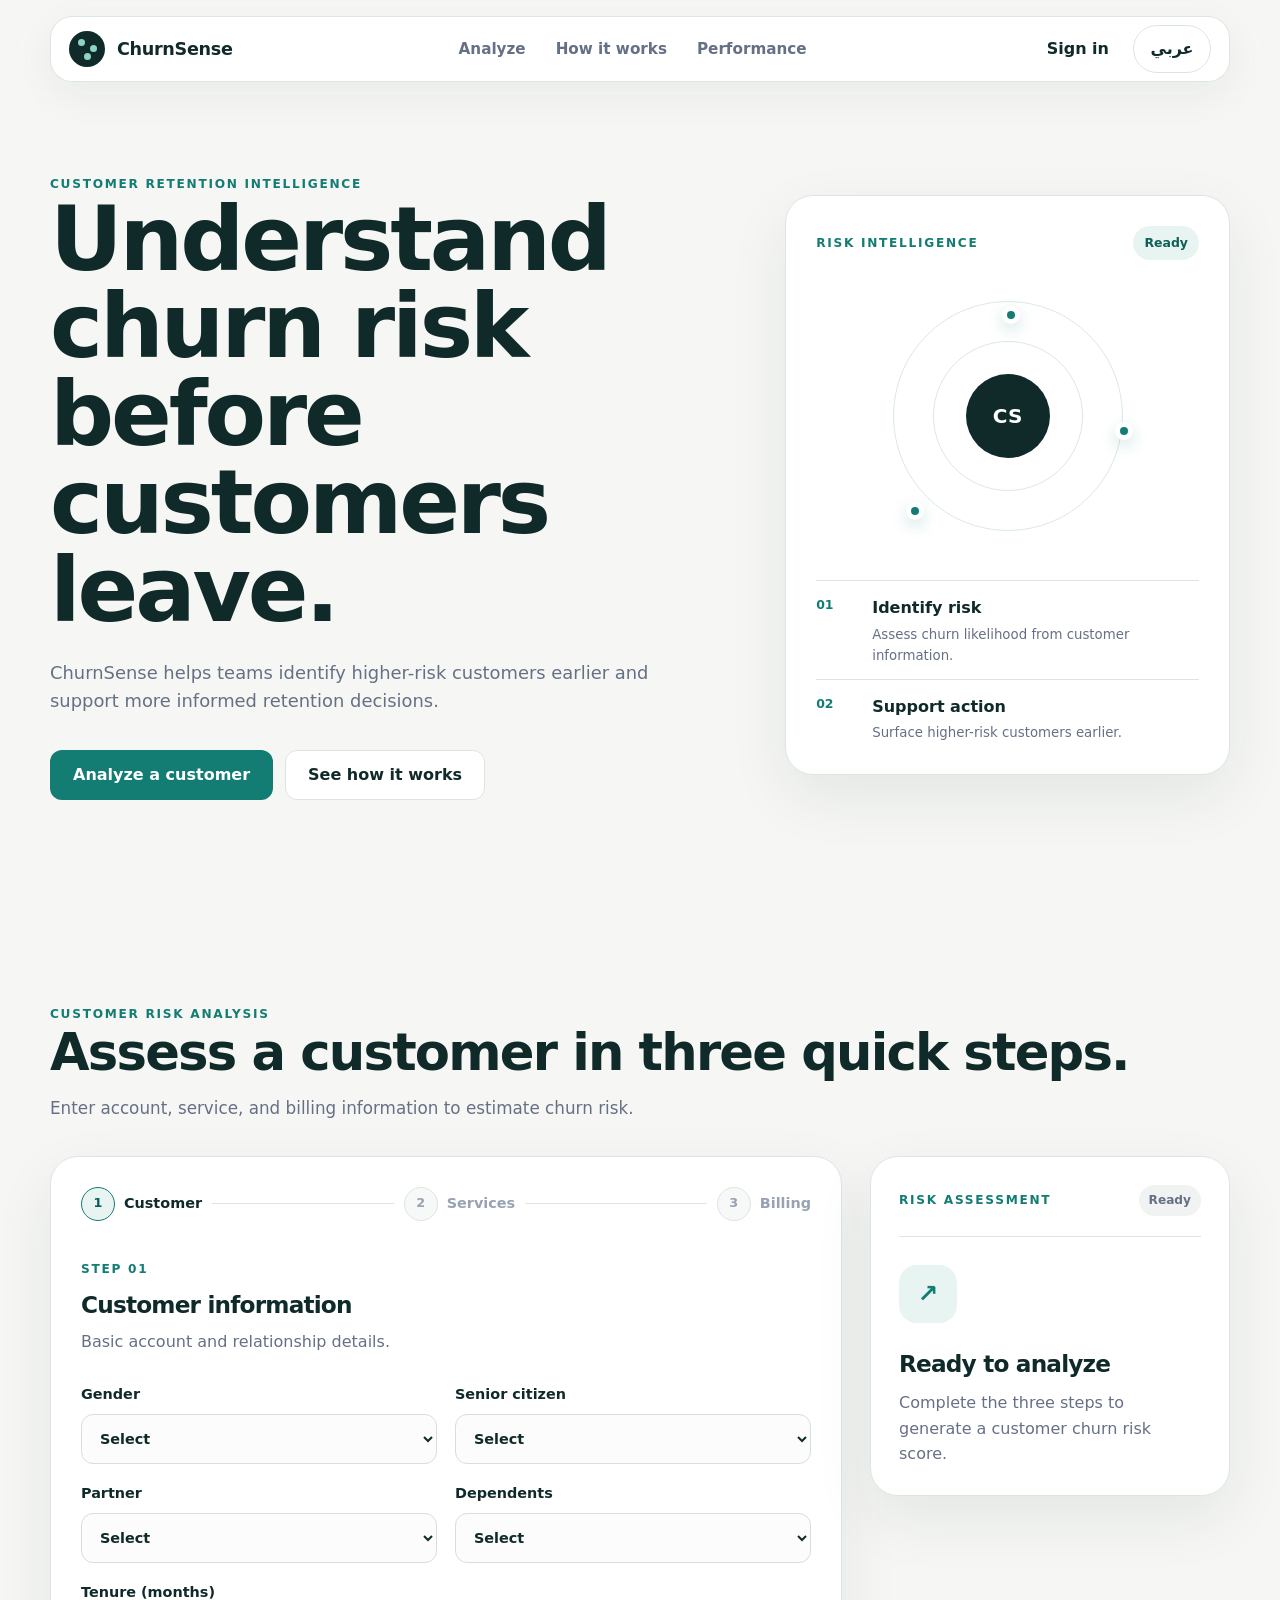
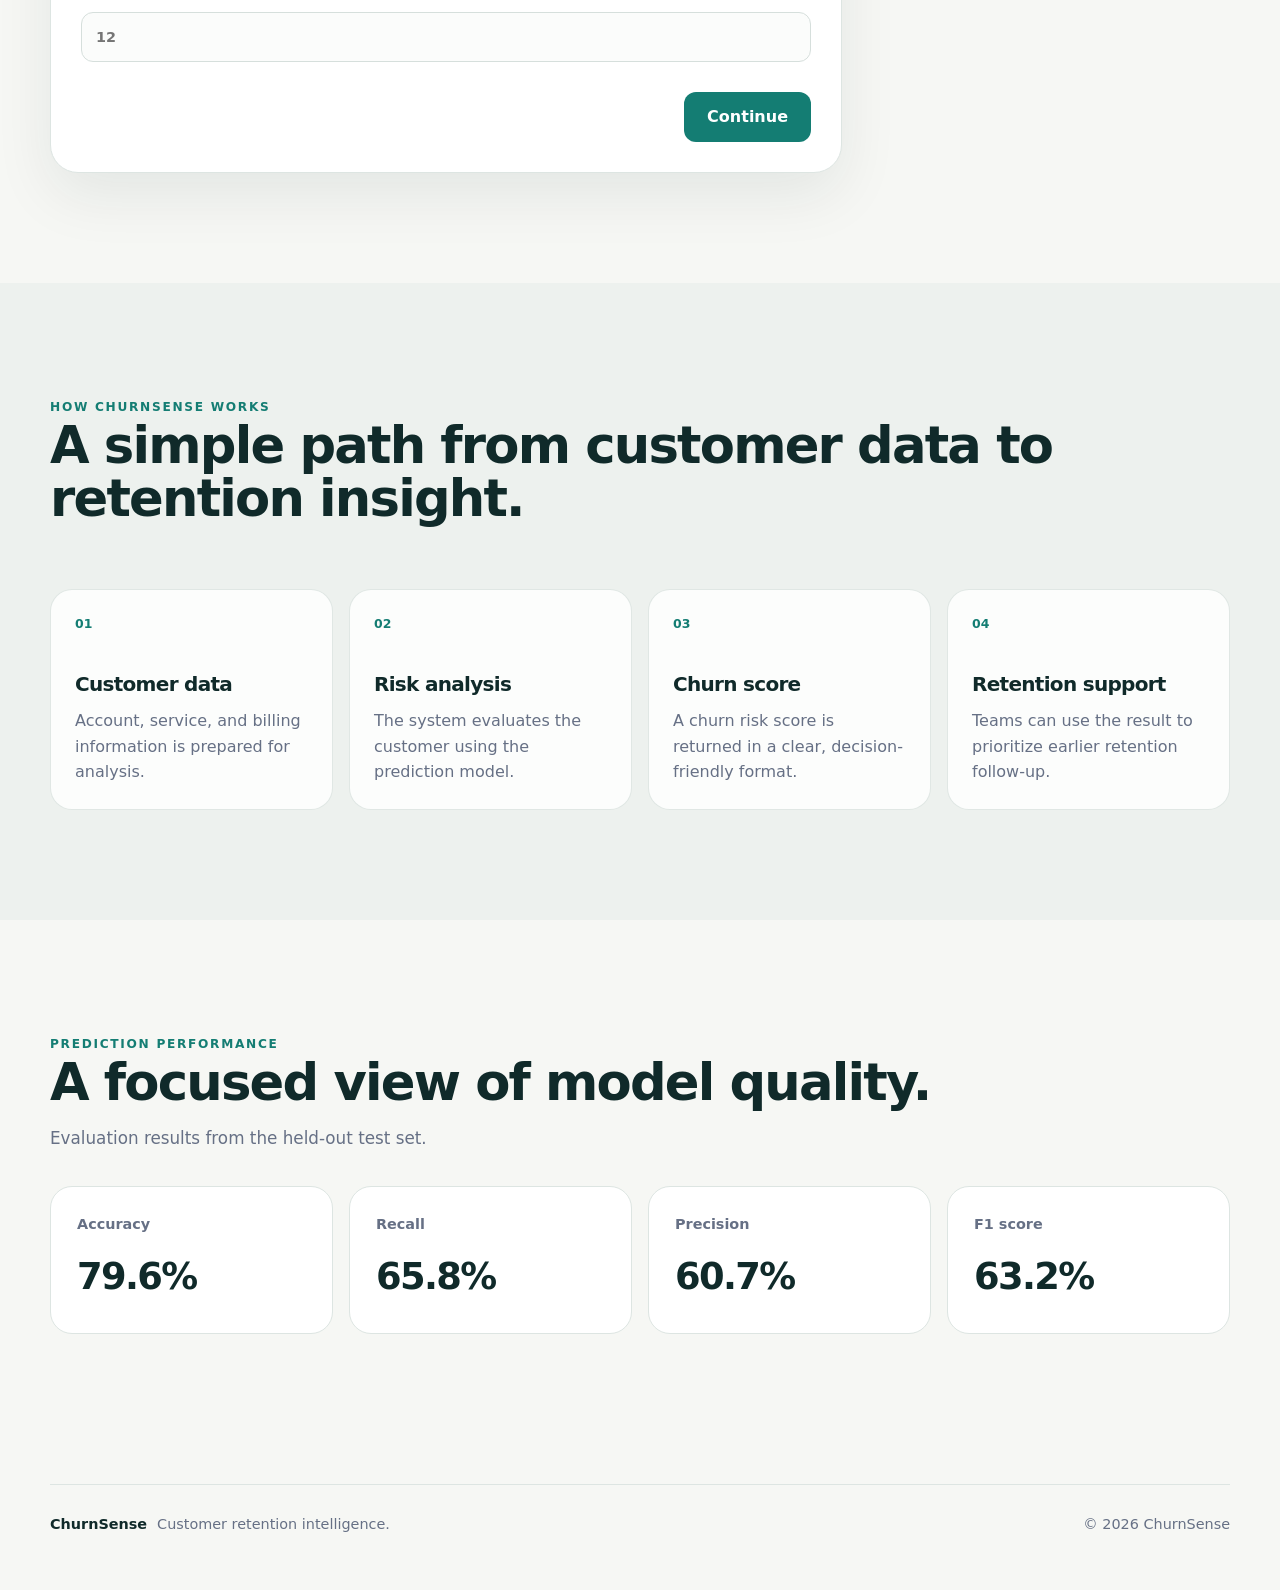
<file: website/index.html>
<!doctype html>
<html lang="en" dir="ltr">
<head>
  <!-- Use UTF-8 so English and Arabic text display correctly. -->
  <meta charset="utf-8">

  <!-- Make the layout responsive on phones and tablets. -->
  <meta name="viewport" content="width=device-width, initial-scale=1">

  <!-- Short description used by browsers and search engines. -->
  <meta name="description" content="ChurnSense helps teams assess customer churn risk and support earlier retention decisions.">

  <!-- Browser tab title. -->
  <title>ChurnSense | Customer Retention Intelligence</title>

  <!-- Load the website stylesheet. -->
  <link rel="stylesheet" href="style.css">
</head>
<body>
  <!-- Sticky navigation bar. -->
  <header class="site-header">
    <div class="nav page-width">
      <!-- Brand area. -->
      <a class="brand" href="#top" aria-label="ChurnSense home">
        <!-- Simple abstract logo made with CSS only. -->
        <span class="brand-mark" aria-hidden="true">
          <span class="brand-dot dot-one"></span>
          <span class="brand-dot dot-two"></span>
          <span class="brand-dot dot-three"></span>
        </span>
        <span class="brand-name">ChurnSense</span>
      </a>

      <!-- Desktop navigation links. -->
      <nav class="nav-links" aria-label="Primary navigation">
        <a href="#analyze" data-i18n="navAnalyze">Analyze</a>
        <a href="#how" data-i18n="navHow">How it works</a>
        <a href="#performance" data-i18n="navPerformance">Performance</a>
      </nav>

      <div class="nav-actions">
        <!-- Open the account area. -->
        <a class="nav-signin" href="/login" data-i18n="navSignIn">Sign in</a>

        <!-- Switch between English and Arabic. -->
        <button id="languageToggle" class="language-toggle" type="button" aria-label="Switch language">
          عربي
        </button>
      </div>
    </div>
  </header>

  <main id="top">
    <!-- Hero section explains the product value, not the technical implementation. -->
    <section class="hero page-width">
      <div class="hero-copy">
        <span class="eyebrow" data-i18n="heroEyebrow">CUSTOMER RETENTION INTELLIGENCE</span>

        <h1 data-i18n="heroTitle">Understand churn risk before customers leave.</h1>

        <p class="hero-text" data-i18n="heroText">
          ChurnSense helps teams identify higher-risk customers earlier and support more informed retention decisions.
        </p>

        <div class="hero-actions">
          <a class="button button-primary" href="#analyze" data-i18n="heroPrimary">Analyze a customer</a>
          <a class="button button-secondary" href="#how" data-i18n="heroSecondary">See how it works</a>
        </div>
      </div>

      <!-- Product-style visual instead of exposing model internals. -->
      <aside class="insight-card" aria-label="ChurnSense product overview">
        <div class="insight-topline">
          <span class="mini-label" data-i18n="insightLabel">RISK INTELLIGENCE</span>
          <span class="live-pill" data-i18n="insightReady">Ready</span>
        </div>

        <div class="signal-orbit" aria-hidden="true">
          <div class="orbit-ring orbit-ring-one"></div>
          <div class="orbit-ring orbit-ring-two"></div>
          <div class="orbit-center">CS</div>
          <span class="orbit-node node-one"></span>
          <span class="orbit-node node-two"></span>
          <span class="orbit-node node-three"></span>
        </div>

        <div class="insight-list">
          <div>
            <span class="insight-index">01</span>
            <div>
              <strong data-i18n="insightOneTitle">Identify risk</strong>
              <small data-i18n="insightOneText">Assess churn likelihood from customer information.</small>
            </div>
          </div>

          <div>
            <span class="insight-index">02</span>
            <div>
              <strong data-i18n="insightTwoTitle">Support action</strong>
              <small data-i18n="insightTwoText">Surface higher-risk customers earlier.</small>
            </div>
          </div>
        </div>
      </aside>
    </section>

    <!-- Main prediction experience. -->
    <section id="analyze" class="section page-width">
      <div class="section-heading compact-heading">
        <div>
          <span class="eyebrow" data-i18n="analysisEyebrow">CUSTOMER RISK ANALYSIS</span>
          <h2 data-i18n="analysisTitle">Assess a customer in three quick steps.</h2>
          <p class="section-copy" data-i18n="analysisText">
            Enter account, service, and billing information to estimate churn risk.
          </p>
        </div>
      </div>

      <!-- Two-column layout: step form on the left, compact result on the right. -->
      <div class="analysis-layout">
        <form id="predictionForm" class="form-shell" novalidate>
          <!-- Progress header for the three-step form. -->
          <div class="stepper" aria-label="Prediction form progress">
            <button class="step-tab active" type="button" data-step-target="1">
              <span>1</span>
              <b data-i18n="stepCustomer">Customer</b>
            </button>

            <div class="step-line"></div>

            <button class="step-tab" type="button" data-step-target="2">
              <span>2</span>
              <b data-i18n="stepServices">Services</b>
            </button>

            <div class="step-line"></div>

            <button class="step-tab" type="button" data-step-target="3">
              <span>3</span>
              <b data-i18n="stepBilling">Billing</b>
            </button>
          </div>

          <!-- STEP 1: Customer profile. -->
          <section class="form-step active" data-step="1">
            <div class="form-step-heading">
              <span class="step-kicker" data-i18n="stepOneKicker">STEP 01</span>
              <h3 data-i18n="customerTitle">Customer information</h3>
              <p data-i18n="customerText">Basic account and relationship details.</p>
            </div>

            <div class="form-grid">
              <label>
                <span data-i18n="genderLabel">Gender</span>
                <select name="gender" required>
                  <option value="" data-i18n="selectOption">Select</option>
                  <option value="Female" data-i18n="femaleOption">Female</option>
                  <option value="Male" data-i18n="maleOption">Male</option>
                </select>
              </label>

              <label>
                <span data-i18n="seniorLabel">Senior citizen</span>
                <select name="SeniorCitizen" required>
                  <option value="" data-i18n="selectOption">Select</option>
                  <option value="0" data-i18n="noOption">No</option>
                  <option value="1" data-i18n="yesOption">Yes</option>
                </select>
              </label>

              <label>
                <span data-i18n="partnerLabel">Partner</span>
                <select name="Partner" required>
                  <option value="" data-i18n="selectOption">Select</option>
                  <option value="Yes" data-i18n="yesOption">Yes</option>
                  <option value="No" data-i18n="noOption">No</option>
                </select>
              </label>

              <label>
                <span data-i18n="dependentsLabel">Dependents</span>
                <select name="Dependents" required>
                  <option value="" data-i18n="selectOption">Select</option>
                  <option value="Yes" data-i18n="yesOption">Yes</option>
                  <option value="No" data-i18n="noOption">No</option>
                </select>
              </label>

              <label class="field-wide">
                <span data-i18n="tenureLabel">Tenure (months)</span>
                <input name="tenure" type="number" min="0" max="72" step="1" placeholder="12" required>
              </label>
            </div>

            <div class="form-actions align-end">
              <button class="button button-primary next-step" type="button" data-next="2" data-i18n="continueButton">Continue</button>
            </div>
          </section>

          <!-- STEP 2: Customer services. -->
          <section class="form-step" data-step="2">
            <div class="form-step-heading">
              <span class="step-kicker" data-i18n="stepTwoKicker">STEP 02</span>
              <h3 data-i18n="servicesTitle">Services</h3>
              <p data-i18n="servicesText">Phone, internet, and add-on service details.</p>
            </div>

            <div class="form-grid">
              <label>
                <span data-i18n="phoneLabel">Phone service</span>
                <select name="PhoneService" required>
                  <option value="" data-i18n="selectOption">Select</option>
                  <option value="Yes" data-i18n="yesOption">Yes</option>
                  <option value="No" data-i18n="noOption">No</option>
                </select>
              </label>

              <label>
                <span data-i18n="linesLabel">Multiple lines</span>
                <select name="MultipleLines" required>
                  <option value="" data-i18n="selectOption">Select</option>
                  <option value="Yes" data-i18n="yesOption">Yes</option>
                  <option value="No" data-i18n="noOption">No</option>
                  <option value="No phone service" data-i18n="noPhoneOption">No phone service</option>
                </select>
              </label>

              <label>
                <span data-i18n="internetLabel">Internet service</span>
                <select name="InternetService" required>
                  <option value="" data-i18n="selectOption">Select</option>
                  <option value="DSL">DSL</option>
                  <option value="Fiber optic" data-i18n="fiberOption">Fiber optic</option>
                  <option value="No" data-i18n="noOption">No</option>
                </select>
              </label>

              <label>
                <span data-i18n="securityLabel">Online security</span>
                <select name="OnlineSecurity" required>
                  <option value="" data-i18n="selectOption">Select</option>
                  <option value="Yes" data-i18n="yesOption">Yes</option>
                  <option value="No" data-i18n="noOption">No</option>
                  <option value="No internet service" data-i18n="noInternetOption">No internet service</option>
                </select>
              </label>

              <label>
                <span data-i18n="backupLabel">Online backup</span>
                <select name="OnlineBackup" required>
                  <option value="" data-i18n="selectOption">Select</option>
                  <option value="Yes" data-i18n="yesOption">Yes</option>
                  <option value="No" data-i18n="noOption">No</option>
                  <option value="No internet service" data-i18n="noInternetOption">No internet service</option>
                </select>
              </label>

              <label>
                <span data-i18n="protectionLabel">Device protection</span>
                <select name="DeviceProtection" required>
                  <option value="" data-i18n="selectOption">Select</option>
                  <option value="Yes" data-i18n="yesOption">Yes</option>
                  <option value="No" data-i18n="noOption">No</option>
                  <option value="No internet service" data-i18n="noInternetOption">No internet service</option>
                </select>
              </label>

              <label>
                <span data-i18n="supportLabel">Tech support</span>
                <select name="TechSupport" required>
                  <option value="" data-i18n="selectOption">Select</option>
                  <option value="Yes" data-i18n="yesOption">Yes</option>
                  <option value="No" data-i18n="noOption">No</option>
                  <option value="No internet service" data-i18n="noInternetOption">No internet service</option>
                </select>
              </label>

              <label>
                <span data-i18n="tvLabel">Streaming TV</span>
                <select name="StreamingTV" required>
                  <option value="" data-i18n="selectOption">Select</option>
                  <option value="Yes" data-i18n="yesOption">Yes</option>
                  <option value="No" data-i18n="noOption">No</option>
                  <option value="No internet service" data-i18n="noInternetOption">No internet service</option>
                </select>
              </label>

              <label class="field-wide">
                <span data-i18n="moviesLabel">Streaming movies</span>
                <select name="StreamingMovies" required>
                  <option value="" data-i18n="selectOption">Select</option>
                  <option value="Yes" data-i18n="yesOption">Yes</option>
                  <option value="No" data-i18n="noOption">No</option>
                  <option value="No internet service" data-i18n="noInternetOption">No internet service</option>
                </select>
              </label>
            </div>

            <div class="form-actions split-actions">
              <button class="button button-ghost previous-step" type="button" data-previous="1" data-i18n="backButton">Back</button>
              <button class="button button-primary next-step" type="button" data-next="3" data-i18n="continueButton">Continue</button>
            </div>
          </section>

          <!-- STEP 3: Billing and contract details. -->
          <section class="form-step" data-step="3">
            <div class="form-step-heading">
              <span class="step-kicker" data-i18n="stepThreeKicker">STEP 03</span>
              <h3 data-i18n="billingTitle">Contract & billing</h3>
              <p data-i18n="billingText">Payment and account charge information.</p>
            </div>

            <div class="form-grid">
              <label>
                <span data-i18n="contractLabel">Contract</span>
                <select name="Contract" required>
                  <option value="" data-i18n="selectOption">Select</option>
                  <option value="Month-to-month" data-i18n="monthlyOption">Month-to-month</option>
                  <option value="One year" data-i18n="oneYearOption">One year</option>
                  <option value="Two year" data-i18n="twoYearOption">Two year</option>
                </select>
              </label>

              <label>
                <span data-i18n="paperlessLabel">Paperless billing</span>
                <select name="PaperlessBilling" required>
                  <option value="" data-i18n="selectOption">Select</option>
                  <option value="Yes" data-i18n="yesOption">Yes</option>
                  <option value="No" data-i18n="noOption">No</option>
                </select>
              </label>

              <label>
                <span data-i18n="paymentLabel">Payment method</span>
                <select name="PaymentMethod" required>
                  <option value="" data-i18n="selectOption">Select</option>
                  <option value="Electronic check" data-i18n="electronicCheckOption">Electronic check</option>
                  <option value="Mailed check" data-i18n="mailedCheckOption">Mailed check</option>
                  <option value="Bank transfer (automatic)" data-i18n="bankTransferOption">Bank transfer (automatic)</option>
                  <option value="Credit card (automatic)" data-i18n="creditCardOption">Credit card (automatic)</option>
                </select>
              </label>

              <label>
                <span data-i18n="monthlyChargesLabel">Monthly charges</span>
                <input name="MonthlyCharges" type="number" min="0" step="0.01" placeholder="75.50" required>
              </label>

              <label class="field-wide">
                <span data-i18n="totalChargesLabel">Total charges</span>
                <input name="TotalCharges" type="number" min="0" step="0.01" placeholder="906.00" required>
              </label>
            </div>

            <div class="form-actions split-actions">
              <button class="button button-ghost previous-step" type="button" data-previous="2" data-i18n="backButton">Back</button>
              <button class="button button-primary" type="submit" data-i18n="analyzeButton">Analyze churn risk</button>
            </div>
          </section>
        </form>

        <!-- Compact prediction result card. -->
        <aside id="resultCard" class="result-card" aria-live="polite">
          <div class="result-head">
            <span class="mini-label" data-i18n="resultLabel">RISK ASSESSMENT</span>
            <span id="resultStatus" class="result-status neutral" data-i18n="resultReady">Ready</span>
          </div>

          <div id="resultEmpty" class="result-empty">
            <div class="result-symbol">↗</div>
            <h3 data-i18n="resultEmptyTitle">Ready to analyze</h3>
            <p data-i18n="resultEmptyText">Complete the three steps to generate a customer churn risk score.</p>
          </div>

          <div id="resultContent" class="result-content hidden">
            <span id="riskLabel" class="risk-label">Higher churn risk</span>

            <div class="score-row">
              <strong id="probabilityValue">0.0%</strong>
              <span data-i18n="scoreCaption">churn risk</span>
            </div>

            <div class="risk-track" aria-hidden="true">
              <span id="probabilityBar"></span>
            </div>

            <p id="resultDescription" class="result-description"></p>

            <button id="resetAnalysis" class="text-button" type="button" data-i18n="analyzeAnother">Analyze another customer</button>
          </div>
        </aside>
      </div>
    </section>

    <!-- Product-focused explanation of the workflow. -->
    <section id="how" class="section soft-section">
      <div class="page-width">
        <div class="section-heading">
          <div>
            <span class="eyebrow" data-i18n="howEyebrow">HOW CHURNSENSE WORKS</span>
            <h2 data-i18n="howTitle">A simple path from customer data to retention insight.</h2>
          </div>
        </div>

        <div class="workflow-grid">
          <article class="workflow-card">
            <span>01</span>
            <h3 data-i18n="workflowOneTitle">Customer data</h3>
            <p data-i18n="workflowOneText">Account, service, and billing information is prepared for analysis.</p>
          </article>

          <article class="workflow-card">
            <span>02</span>
            <h3 data-i18n="workflowTwoTitle">Risk analysis</h3>
            <p data-i18n="workflowTwoText">The system evaluates the customer using the prediction model.</p>
          </article>

          <article class="workflow-card">
            <span>03</span>
            <h3 data-i18n="workflowThreeTitle">Churn score</h3>
            <p data-i18n="workflowThreeText">A churn risk score is returned in a clear, decision-friendly format.</p>
          </article>

          <article class="workflow-card">
            <span>04</span>
            <h3 data-i18n="workflowFourTitle">Retention support</h3>
            <p data-i18n="workflowFourText">Teams can use the result to prioritize earlier retention follow-up.</p>
          </article>
        </div>
      </div>
    </section>

    <!-- Compact technical performance section. -->
    <section id="performance" class="section page-width">
      <div class="section-heading performance-heading">
        <div>
          <span class="eyebrow" data-i18n="performanceEyebrow">PREDICTION PERFORMANCE</span>
          <h2 data-i18n="performanceTitle">A focused view of model quality.</h2>
          <p class="section-copy" data-i18n="performanceText">Evaluation results from the held-out test set.</p>
        </div>
      </div>

      <div class="metric-grid">
        <article class="metric-card">
          <span data-i18n="accuracyLabel">Accuracy</span>
          <strong>79.6%</strong>
        </article>

        <article class="metric-card">
          <span data-i18n="recallLabel">Recall</span>
          <strong>65.8%</strong>
        </article>

        <article class="metric-card">
          <span data-i18n="precisionLabel">Precision</span>
          <strong>60.7%</strong>
        </article>

        <article class="metric-card">
          <span data-i18n="f1Label">F1 score</span>
          <strong>63.2%</strong>
        </article>
      </div>
    </section>
  </main>

  <!-- Minimal product-style footer. -->
  <footer class="site-footer">
    <div class="page-width footer-inner">
      <div>
        <strong>ChurnSense</strong>
        <span data-i18n="footerTagline">Customer retention intelligence.</span>
      </div>
      <span>© 2026 ChurnSense</span>
    </div>
  </footer>

  <!-- Load website interaction code after the page content. -->
  <script src="script.js"></script>
</body>
</html>
</file>
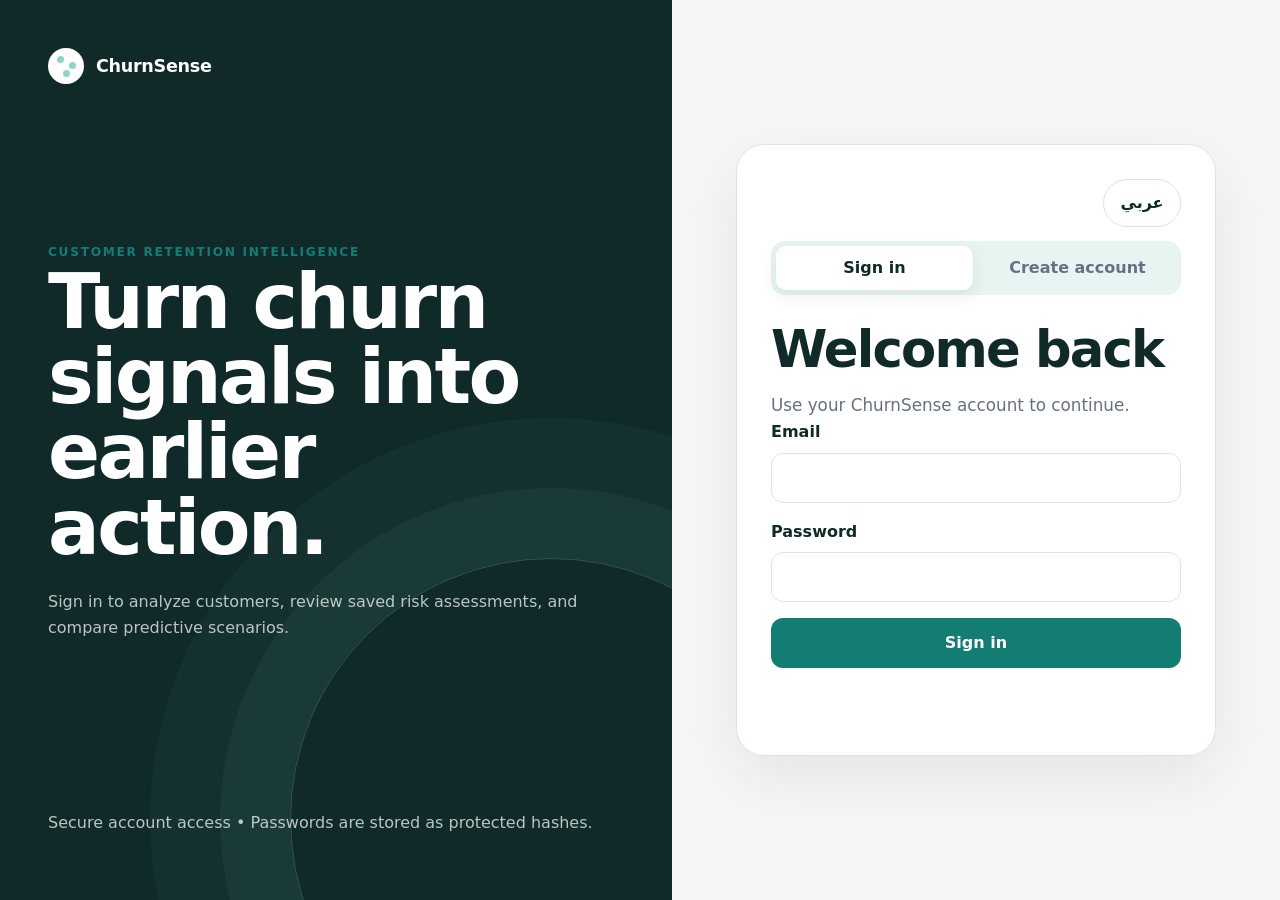
<file: website/login.html>
<!doctype html>
<html lang="en" dir="ltr">
<head>
  <meta charset="utf-8">
  <meta name="viewport" content="width=device-width, initial-scale=1">
  <title>ChurnSense | Sign in</title>
  <link rel="stylesheet" href="style.css">
</head>
<body>
  <main class="auth-page">
    <section class="auth-brand-panel">
      <a class="brand" href="/">
        <span class="brand-mark" aria-hidden="true">
          <span class="brand-dot dot-one"></span>
          <span class="brand-dot dot-two"></span>
          <span class="brand-dot dot-three"></span>
        </span>
        <span class="brand-name">ChurnSense</span>
      </a>

      <div class="auth-hero">
        <span class="eyebrow" data-auth-i18n="eyebrow">CUSTOMER RETENTION INTELLIGENCE</span>
        <h1 data-auth-i18n="title">Turn churn signals into earlier action.</h1>
        <p data-auth-i18n="text">Sign in to analyze customers, review saved risk assessments, and compare predictive scenarios.</p>
      </div>

      <p class="auth-note" data-auth-i18n="note">Secure account access • Passwords are stored as protected hashes.</p>
    </section>

    <section class="auth-form-panel">
      <div class="auth-card">
        <div style="display:flex;justify-content:flex-end;margin-bottom:14px;">
          <button id="authLanguageToggle" class="language-toggle" type="button">عربي</button>
        </div>

        <div class="auth-tabs">
          <button class="auth-tab active" type="button" data-auth-tab="login" data-auth-i18n="signInTab">Sign in</button>
          <button class="auth-tab" type="button" data-auth-tab="register" data-auth-i18n="createTab">Create account</button>
        </div>

        <form id="loginForm" class="auth-form active">
          <h2 data-auth-i18n="welcome">Welcome back</h2>
          <p class="section-copy" data-auth-i18n="welcomeText">Use your ChurnSense account to continue.</p>

          <label class="auth-field">
            <span data-auth-i18n="email">Email</span>
            <input name="email" type="email" autocomplete="email" required>
          </label>

          <label class="auth-field">
            <span data-auth-i18n="password">Password</span>
            <input name="password" type="password" autocomplete="current-password" required>
          </label>

          <button class="button button-primary" style="width:100%;" type="submit" data-auth-i18n="signInButton">Sign in</button>
          <p id="loginMessage" class="auth-message"></p>
        </form>

        <form id="registerForm" class="auth-form">
          <h2 data-auth-i18n="createTitle">Create your workspace</h2>
          <p class="section-copy" data-auth-i18n="createText">Create your ChurnSense account to start analyzing customer risk.</p>

          <label class="auth-field">
            <span data-auth-i18n="name">Name</span>
            <input name="name" type="text" autocomplete="name" required>
          </label>

          <label class="auth-field">
            <span data-auth-i18n="email">Email</span>
            <input name="email" type="email" autocomplete="email" required>
          </label>

          <label class="auth-field">
            <span data-auth-i18n="passwordRule">Password (8+ characters)</span>
            <input name="password" type="password" minlength="8" autocomplete="new-password" required>
          </label>

          <button class="button button-primary" style="width:100%;" type="submit" data-auth-i18n="createButton">Create account</button>
          <p id="registerMessage" class="auth-message"></p>
        </form>
      </div>
    </section>
  </main>

  <script src="login.js"></script>
</body>
</html>
</file>
<file: website/style.css>
/* ---------------------------------------------------------
   ChurnSense design system
   These variables keep the colors and spacing easy to edit.
--------------------------------------------------------- */
:root {
  /* Warm page background. */
  --bg: #f6f7f4;

  /* Main white surface used for cards and the navigation bar. */
  --surface: #ffffff;

  /* Soft green surface used for subtle highlights. */
  --surface-soft: #e8f4f1;

  /* Main dark text and heading color. */
  --ink: #102a2a;

  /* Secondary text color. */
  --muted: #667085;

  /* Light border color. */
  --line: #dde5e2;

  /* Main ChurnSense teal. */
  --brand: #147d73;

  /* Darker teal for hover states. */
  --brand-dark: #0d5f58;

  /* Warm alert tone used only for higher-risk states. */
  --risk-high: #d96c55;

  /* Soft alert background. */
  --risk-soft: #fff0ec;

  /* Positive/low-risk green. */
  --risk-low: #2d8068;

  /* Standard shadow for elevated cards. */
  --shadow: 0 22px 60px rgba(16, 42, 42, 0.08);

  /* Large rounded corner used across the product. */
  --radius-lg: 28px;

  /* Medium rounded corner for inputs and smaller cards. */
  --radius-md: 18px;

  /* Smaller rounded corner for buttons and controls. */
  --radius-sm: 12px;

  /* Maximum content width. */
  --page-width: 1180px;
}

/* Use border-box so padding does not unexpectedly increase element width. */
* {
  box-sizing: border-box;
}

/* Smooth scrolling makes navigation links feel more polished. */
html {
  scroll-behavior: smooth;
}

/* Base page styling. */
body {
  margin: 0;
  background: var(--bg);
  color: var(--ink);
  font-family: Inter, ui-sans-serif, system-ui, -apple-system, BlinkMacSystemFont, "Segoe UI", sans-serif;
  line-height: 1.6;
}

/* Make Arabic use a familiar system Arabic font stack. */
html[lang="ar"] body {
  font-family: Tahoma, Arial, "Segoe UI", sans-serif;
}

/* Remove default link underlines and inherit text color. */
a {
  color: inherit;
  text-decoration: none;
}

/* Give form controls the same font as the page. */
button,
input,
select {
  font: inherit;
}

/* Reusable page container. */
.page-width {
  width: min(calc(100% - 40px), var(--page-width));
  margin-inline: auto;
}

/* ---------------------------------------------------------
   Navigation
--------------------------------------------------------- */
.site-header {
  position: sticky;
  top: 0;
  z-index: 20;
  padding: 16px 0;
  background: rgba(246, 247, 244, 0.88);
  backdrop-filter: blur(18px);
}

.nav {
  display: flex;
  align-items: center;
  justify-content: space-between;
  min-height: 66px;
  padding: 0 18px;
  border: 1px solid rgba(221, 229, 226, 0.95);
  border-radius: 22px;
  background: rgba(255, 255, 255, 0.96);
  box-shadow: 0 12px 40px rgba(16, 42, 42, 0.06);
}

.brand {
  display: inline-flex;
  align-items: center;
  gap: 12px;
  font-weight: 800;
  letter-spacing: -0.02em;
}

.brand-mark {
  position: relative;
  width: 36px;
  height: 36px;
  border-radius: 50%;
  background: var(--ink);
}

.brand-dot {
  position: absolute;
  display: block;
  width: 7px;
  height: 7px;
  border-radius: 50%;
  background: #8ed3c7;
}

.dot-one {
  top: 8px;
  left: 9px;
}

.dot-two {
  top: 14px;
  right: 8px;
}

.dot-three {
  bottom: 7px;
  left: 15px;
}

.brand-name {
  font-size: 1.1rem;
}

.nav-links {
  display: flex;
  align-items: center;
  gap: 30px;
  color: var(--muted);
  font-size: 0.95rem;
  font-weight: 650;
}

.nav-links a {
  transition: color 160ms ease;
}

.nav-links a:hover {
  color: var(--ink);
}

.language-toggle {
  min-width: 78px;
  padding: 10px 14px;
  border: 1px solid var(--line);
  border-radius: 999px;
  background: var(--surface);
  color: var(--ink);
  cursor: pointer;
  font-weight: 750;
  transition: border-color 160ms ease, transform 160ms ease;
}

.language-toggle:hover {
  border-color: var(--brand);
  transform: translateY(-1px);
}

/* ---------------------------------------------------------
   Shared typography and buttons
--------------------------------------------------------- */
.eyebrow,
.mini-label,
.step-kicker {
  display: inline-block;
  color: var(--brand);
  font-size: 0.76rem;
  font-weight: 850;
  letter-spacing: 0.14em;
}

h1,
h2,
h3,
p {
  margin-top: 0;
}

h1,
h2,
h3 {
  letter-spacing: -0.035em;
}

h1 {
  margin-bottom: 24px;
  font-size: clamp(3rem, 7vw, 5.7rem);
  line-height: 0.98;
}

h2 {
  margin-bottom: 16px;
  font-size: clamp(2rem, 4vw, 3.5rem);
  line-height: 1.04;
}

h3 {
  margin-bottom: 8px;
  font-size: 1.25rem;
}

.button {
  display: inline-flex;
  align-items: center;
  justify-content: center;
  min-height: 50px;
  padding: 0 22px;
  border: 1px solid transparent;
  border-radius: var(--radius-sm);
  cursor: pointer;
  font-weight: 800;
  transition: transform 160ms ease, background 160ms ease, border-color 160ms ease;
}

.button:hover {
  transform: translateY(-1px);
}

.button-primary {
  background: var(--brand);
  color: #ffffff;
}

.button-primary:hover {
  background: var(--brand-dark);
}

.button-secondary,
.button-ghost {
  border-color: var(--line);
  background: var(--surface);
  color: var(--ink);
}

.button-secondary:hover,
.button-ghost:hover {
  border-color: var(--brand);
}

.text-button {
  padding: 0;
  border: 0;
  background: transparent;
  color: var(--brand);
  cursor: pointer;
  font-weight: 800;
}

/* ---------------------------------------------------------
   Hero
--------------------------------------------------------- */
.hero {
  display: grid;
  grid-template-columns: minmax(0, 1.08fr) minmax(360px, 0.72fr);
  gap: 68px;
  align-items: center;
  min-height: 700px;
  padding-top: 72px;
  padding-bottom: 90px;
}

.hero-copy {
  max-width: 760px;
}

.hero-text {
  max-width: 650px;
  margin-bottom: 34px;
  color: var(--muted);
  font-size: 1.12rem;
}

.hero-actions {
  display: flex;
  flex-wrap: wrap;
  gap: 12px;
}

.insight-card {
  padding: 30px;
  border: 1px solid var(--line);
  border-radius: var(--radius-lg);
  background: var(--surface);
  box-shadow: var(--shadow);
}

.insight-topline {
  display: flex;
  align-items: center;
  justify-content: space-between;
}

.live-pill {
  padding: 7px 11px;
  border-radius: 999px;
  background: var(--surface-soft);
  color: var(--brand-dark);
  font-size: 0.78rem;
  font-weight: 800;
}

.signal-orbit {
  position: relative;
  width: 260px;
  height: 260px;
  margin: 26px auto 34px;
}

.orbit-ring {
  position: absolute;
  inset: 50%;
  border: 1px solid #dbe9e6;
  border-radius: 50%;
  transform: translate(-50%, -50%);
}

.orbit-ring-one {
  width: 230px;
  height: 230px;
}

.orbit-ring-two {
  width: 150px;
  height: 150px;
}

.orbit-center {
  position: absolute;
  top: 50%;
  left: 50%;
  display: grid;
  width: 84px;
  height: 84px;
  place-items: center;
  border-radius: 50%;
  background: var(--ink);
  color: #ffffff;
  font-size: 1.25rem;
  font-weight: 900;
  transform: translate(-50%, -50%);
}

.orbit-node {
  position: absolute;
  width: 18px;
  height: 18px;
  border: 5px solid #ffffff;
  border-radius: 50%;
  background: var(--brand);
  box-shadow: 0 6px 16px rgba(20, 125, 115, 0.2);
}

.node-one {
  top: 20px;
  left: 48%;
}

.node-two {
  top: 52%;
  right: 5px;
}

.node-three {
  bottom: 26px;
  left: 28px;
}

.insight-list {
  display: grid;
  gap: 12px;
}

.insight-list > div {
  display: grid;
  grid-template-columns: 44px 1fr;
  gap: 12px;
  align-items: start;
  padding-top: 14px;
  border-top: 1px solid var(--line);
}

.insight-index {
  color: var(--brand);
  font-size: 0.78rem;
  font-weight: 900;
}

.insight-list strong,
.insight-list small {
  display: block;
}

.insight-list small {
  margin-top: 3px;
  color: var(--muted);
}

/* ---------------------------------------------------------
   Shared section layout
--------------------------------------------------------- */
.section {
  padding-top: 110px;
  padding-bottom: 110px;
}

.soft-section {
  background: #edf1ee;
}

.section-heading {
  display: flex;
  justify-content: space-between;
  gap: 30px;
  margin-bottom: 48px;
}

.compact-heading {
  margin-bottom: 34px;
}

.section-copy {
  max-width: 650px;
  margin-bottom: 0;
  color: var(--muted);
  font-size: 1.05rem;
}

/* ---------------------------------------------------------
   Multi-step analysis form
--------------------------------------------------------- */
.analysis-layout {
  display: grid;
  grid-template-columns: minmax(0, 1fr) 360px;
  gap: 28px;
  align-items: start;
}

.form-shell,
.result-card {
  border: 1px solid var(--line);
  border-radius: var(--radius-lg);
  background: var(--surface);
  box-shadow: var(--shadow);
}

.form-shell {
  min-height: 590px;
  padding: 30px;
}

.stepper {
  display: grid;
  grid-template-columns: auto 1fr auto 1fr auto;
  align-items: center;
  gap: 10px;
  margin-bottom: 34px;
}

.step-tab {
  display: inline-flex;
  align-items: center;
  gap: 9px;
  padding: 0;
  border: 0;
  background: transparent;
  color: #98a2b3;
  cursor: pointer;
}

.step-tab span {
  display: grid;
  width: 34px;
  height: 34px;
  place-items: center;
  border: 1px solid var(--line);
  border-radius: 50%;
  background: #f7f9f8;
  font-size: 0.8rem;
  font-weight: 850;
}

.step-tab b {
  font-size: 0.9rem;
}

.step-tab.active {
  color: var(--ink);
}

.step-tab.active span {
  border-color: var(--brand);
  background: var(--surface-soft);
  color: var(--brand-dark);
}

.step-line {
  height: 1px;
  background: var(--line);
}

.form-step {
  display: none;
}

.form-step.active {
  display: block;
}

.form-step-heading {
  margin-bottom: 28px;
}

.form-step-heading h3 {
  margin-top: 6px;
  margin-bottom: 6px;
  font-size: 1.45rem;
}

.form-step-heading p {
  margin-bottom: 0;
  color: var(--muted);
}

.form-grid {
  display: grid;
  grid-template-columns: repeat(2, minmax(0, 1fr));
  gap: 18px;
}

.form-grid label {
  display: grid;
  gap: 8px;
  color: var(--ink);
  font-size: 0.9rem;
  font-weight: 750;
}

.field-wide {
  grid-column: 1 / -1;
}

input,
select {
  width: 100%;
  min-height: 50px;
  padding: 0 14px;
  border: 1px solid #d6dfdc;
  border-radius: var(--radius-sm);
  outline: none;
  background: #fbfcfb;
  color: var(--ink);
  transition: border-color 140ms ease, box-shadow 140ms ease;
}

input:focus,
select:focus {
  border-color: var(--brand);
  box-shadow: 0 0 0 4px rgba(20, 125, 115, 0.1);
}

.form-actions {
  display: flex;
  gap: 12px;
  margin-top: 30px;
}

.align-end {
  justify-content: flex-end;
}

.split-actions {
  justify-content: space-between;
}

/* ---------------------------------------------------------
   Compact result card
--------------------------------------------------------- */
.result-card {
  position: sticky;
  top: 108px;
  min-height: 0;
  padding: 28px;
}

.result-head {
  display: flex;
  align-items: center;
  justify-content: space-between;
  gap: 16px;
  padding-bottom: 20px;
  border-bottom: 1px solid var(--line);
}

.result-status {
  padding: 6px 10px;
  border-radius: 999px;
  font-size: 0.76rem;
  font-weight: 850;
}

.result-status.neutral {
  background: #f0f3f2;
  color: var(--muted);
}

.result-status.high {
  background: var(--risk-soft);
  color: var(--risk-high);
}

.result-status.low {
  background: var(--surface-soft);
  color: var(--risk-low);
}

.result-empty,
.result-content {
  padding-top: 28px;
}

.result-symbol {
  display: grid;
  width: 58px;
  height: 58px;
  margin-bottom: 22px;
  place-items: center;
  border-radius: 18px;
  background: var(--surface-soft);
  color: var(--brand);
  font-size: 1.55rem;
  font-weight: 900;
}

.result-empty h3 {
  margin-bottom: 8px;
  font-size: 1.45rem;
}

.result-empty p,
.result-description {
  margin-bottom: 0;
  color: var(--muted);
}

.hidden {
  display: none;
}

.risk-label {
  display: block;
  margin-bottom: 20px;
  font-size: 1.18rem;
  font-weight: 850;
}

.score-row {
  display: flex;
  align-items: baseline;
  gap: 10px;
  margin-bottom: 14px;
}

.score-row strong {
  font-size: 3.4rem;
  line-height: 1;
  letter-spacing: -0.05em;
}

.score-row span {
  color: var(--muted);
}

.risk-track {
  overflow: hidden;
  width: 100%;
  height: 9px;
  margin-bottom: 22px;
  border-radius: 999px;
  background: #e8eeec;
}

.risk-track span {
  display: block;
  width: 0;
  height: 100%;
  border-radius: inherit;
  background: var(--brand);
  transition: width 500ms ease, background 200ms ease;
}

.result-description {
  margin-bottom: 18px;
}

/* ---------------------------------------------------------
   How it works
--------------------------------------------------------- */
.workflow-grid {
  display: grid;
  grid-template-columns: repeat(4, minmax(0, 1fr));
  gap: 16px;
}

.workflow-card {
  min-height: 220px;
  padding: 24px;
  border: 1px solid rgba(221, 229, 226, 0.9);
  border-radius: 22px;
  background: rgba(255, 255, 255, 0.82);
}

.workflow-card > span {
  display: block;
  margin-bottom: 34px;
  color: var(--brand);
  font-size: 0.78rem;
  font-weight: 900;
}

.workflow-card p {
  margin-bottom: 0;
  color: var(--muted);
}

/* ---------------------------------------------------------
   Performance metrics
--------------------------------------------------------- */
.performance-heading {
  margin-bottom: 34px;
}

.metric-grid {
  display: grid;
  grid-template-columns: repeat(4, minmax(0, 1fr));
  gap: 16px;
}

.metric-card {
  padding: 26px;
  border: 1px solid var(--line);
  border-radius: 22px;
  background: var(--surface);
}

.metric-card span {
  display: block;
  margin-bottom: 12px;
  color: var(--muted);
  font-size: 0.9rem;
  font-weight: 750;
}

.metric-card strong {
  font-size: 2.3rem;
  letter-spacing: -0.045em;
}

/* ---------------------------------------------------------
   Footer
--------------------------------------------------------- */
.site-footer {
  padding: 40px 0 54px;
}

.footer-inner {
  display: flex;
  align-items: center;
  justify-content: space-between;
  gap: 20px;
  padding-top: 28px;
  border-top: 1px solid var(--line);
  color: var(--muted);
  font-size: 0.9rem;
}

.footer-inner div {
  display: flex;
  align-items: center;
  gap: 10px;
}

.footer-inner strong {
  color: var(--ink);
}

/* ---------------------------------------------------------
   Arabic layout adjustments
--------------------------------------------------------- */
html[dir="rtl"] .hero,
html[dir="rtl"] .analysis-layout,
html[dir="rtl"] .form-grid,
html[dir="rtl"] .workflow-grid,
html[dir="rtl"] .metric-grid {
  direction: rtl;
}

html[dir="rtl"] .nav-links,
html[dir="rtl"] .hero-actions,
html[dir="rtl"] .form-actions,
html[dir="rtl"] .footer-inner {
  direction: rtl;
}

/* ---------------------------------------------------------
   Responsive behavior
--------------------------------------------------------- */
@media (max-width: 980px) {
  .hero {
    grid-template-columns: 1fr;
    min-height: auto;
    padding-top: 44px;
  }

  .insight-card {
    max-width: 620px;
  }

  .analysis-layout {
    grid-template-columns: 1fr;
  }

  .result-card {
    position: static;
  }

  .workflow-grid,
  .metric-grid {
    grid-template-columns: repeat(2, minmax(0, 1fr));
  }
}

@media (max-width: 720px) {
  .page-width {
    width: min(calc(100% - 24px), var(--page-width));
  }

  .site-header {
    padding-top: 10px;
  }

  .nav {
    min-height: 60px;
    padding-inline: 14px;
  }

  .nav-links {
    display: none;
  }

  .hero {
    gap: 40px;
    padding-bottom: 60px;
  }

  .section {
    padding-top: 78px;
    padding-bottom: 78px;
  }

  .form-shell,
  .result-card,
  .insight-card {
    padding: 22px;
    border-radius: 22px;
  }

  .stepper {
    grid-template-columns: 1fr 1fr 1fr;
    gap: 8px;
  }

  .step-line {
    display: none;
  }

  .step-tab {
    justify-content: center;
  }

  .step-tab b {
    display: none;
  }

  .form-grid,
  .workflow-grid,
  .metric-grid {
    grid-template-columns: 1fr;
  }

  .field-wide {
    grid-column: auto;
  }

  .form-actions {
    flex-direction: column-reverse;
  }

  .button {
    width: 100%;
  }

  .signal-orbit {
    width: 220px;
    height: 220px;
  }

  .orbit-ring-one {
    width: 200px;
    height: 200px;
  }

  .orbit-ring-two {
    width: 130px;
    height: 130px;
  }

  .footer-inner,
  .footer-inner div {
    align-items: flex-start;
    flex-direction: column;
  }
}

/* ---------------------------------------------------------
   Small navigation additions for the account area.
--------------------------------------------------------- */
.nav-actions {
  display: flex;
  align-items: center;
  gap: 10px;
}

.nav-signin {
  padding: 10px 14px;
  border-radius: 999px;
  color: var(--ink);
  font-weight: 750;
}

.nav-signin:hover {
  background: var(--surface-soft);
}

/* ---------------------------------------------------------
   Authentication pages.
--------------------------------------------------------- */
.auth-page {
  min-height: 100vh;
  display: grid;
  grid-template-columns: 1.05fr 0.95fr;
  background: var(--bg);
}

.auth-brand-panel {
  position: relative;
  display: flex;
  flex-direction: column;
  justify-content: space-between;
  min-height: 100vh;
  padding: 48px;
  overflow: hidden;
  color: #fff;
  background: var(--ink);
}

.auth-brand-panel::after {
  content: "";
  position: absolute;
  right: -140px;
  bottom: -180px;
  width: 520px;
  height: 520px;
  border: 1px solid rgba(142, 211, 199, 0.25);
  border-radius: 50%;
  box-shadow: 0 0 0 70px rgba(142, 211, 199, 0.05), 0 0 0 140px rgba(142, 211, 199, 0.035);
}

.auth-brand-panel .brand-name,
.auth-brand-panel .auth-hero,
.auth-brand-panel .auth-note {
  position: relative;
  z-index: 1;
}

.auth-brand-panel .brand-mark {
  background: #fff;
}

.auth-brand-panel .brand-name {
  color: #fff;
}

.auth-hero {
  max-width: 560px;
}

.auth-hero h1 {
  max-width: 720px;
  font-size: clamp(3rem, 6vw, 5rem);
}

.auth-hero p,
.auth-note {
  color: rgba(255,255,255,0.72);
}

.auth-form-panel {
  display: flex;
  align-items: center;
  justify-content: center;
  padding: 42px;
}

.auth-card {
  width: min(100%, 480px);
  padding: 34px;
  border: 1px solid var(--line);
  border-radius: var(--radius-lg);
  background: var(--surface);
  box-shadow: var(--shadow);
}

.auth-tabs {
  display: grid;
  grid-template-columns: 1fr 1fr;
  gap: 6px;
  margin-bottom: 28px;
  padding: 5px;
  border-radius: 14px;
  background: var(--surface-soft);
}

.auth-tab {
  min-height: 44px;
  border: 0;
  border-radius: 10px;
  background: transparent;
  color: var(--muted);
  cursor: pointer;
  font-weight: 800;
}

.auth-tab.active {
  background: var(--surface);
  color: var(--ink);
  box-shadow: 0 6px 18px rgba(16,42,42,0.08);
}

.auth-form {
  display: none;
}

.auth-form.active {
  display: block;
}

.auth-field {
  display: grid;
  gap: 8px;
  margin-bottom: 16px;
  font-weight: 700;
}

.auth-field input {
  min-height: 50px;
  padding: 0 14px;
  border: 1px solid var(--line);
  border-radius: 12px;
  outline: none;
  background: #fff;
}

.auth-field input:focus {
  border-color: var(--brand);
  box-shadow: 0 0 0 3px rgba(20,125,115,0.1);
}

.auth-message {
  min-height: 24px;
  margin-top: 14px;
  color: var(--risk-high);
  font-size: 0.92rem;
}

/* ---------------------------------------------------------
   Dashboard shell.
--------------------------------------------------------- */
.dashboard-body {
  min-height: 100vh;
  background: #f4f6f4;
}

.dashboard-shell {
  display: grid;
  grid-template-columns: 250px minmax(0, 1fr);
  min-height: 100vh;
}

.sidebar {
  position: sticky;
  top: 0;
  height: 100vh;
  display: flex;
  flex-direction: column;
  padding: 24px 18px;
  border-right: 1px solid var(--line);
  background: var(--surface);
}

html[dir="rtl"] .sidebar {
  border-right: 0;
  border-left: 1px solid var(--line);
}

.sidebar .brand {
  padding: 8px 10px 26px;
}

.sidebar-nav {
  display: grid;
  gap: 6px;
}

.sidebar-link {
  display: flex;
  align-items: center;
  gap: 12px;
  min-height: 46px;
  padding: 0 14px;
  border: 0;
  border-radius: 12px;
  background: transparent;
  color: var(--muted);
  cursor: pointer;
  text-align: left;
  font-weight: 750;
}

html[dir="rtl"] .sidebar-link {
  text-align: right;
}

.sidebar-link.active,
.sidebar-link:hover {
  background: var(--surface-soft);
  color: var(--ink);
}

.sidebar-bottom {
  margin-top: auto;
  display: grid;
  gap: 8px;
}

.dashboard-main {
  min-width: 0;
  padding: 28px 34px 50px;
}

.dashboard-topbar {
  display: flex;
  align-items: center;
  justify-content: space-between;
  gap: 20px;
  margin-bottom: 30px;
}

.dashboard-greeting h1 {
  margin: 0 0 4px;
  font-size: clamp(1.8rem, 3vw, 2.6rem);
}

.dashboard-greeting p {
  margin: 0;
  color: var(--muted);
}

.user-chip {
  display: flex;
  align-items: center;
  gap: 10px;
  padding: 7px 10px 7px 7px;
  border: 1px solid var(--line);
  border-radius: 999px;
  background: var(--surface);
}

.avatar {
  width: 38px;
  height: 38px;
  display: grid;
  place-items: center;
  border-radius: 50%;
  background: var(--ink);
  color: #fff;
  font-weight: 900;
}

.dashboard-panel {
  display: none;
}

.dashboard-panel.active {
  display: block;
}

.stats-grid {
  display: grid;
  grid-template-columns: repeat(3, minmax(0, 1fr));
  gap: 16px;
  margin-bottom: 22px;
}

.stat-card,
.dashboard-card {
  padding: 22px;
  border: 1px solid var(--line);
  border-radius: 20px;
  background: var(--surface);
  box-shadow: 0 12px 30px rgba(16,42,42,0.04);
}

.stat-card span {
  color: var(--muted);
  font-size: 0.9rem;
  font-weight: 700;
}

.stat-card strong {
  display: block;
  margin-top: 8px;
  font-size: 2.1rem;
  line-height: 1;
}

.dashboard-grid {
  display: grid;
  grid-template-columns: 1.2fr 0.8fr;
  gap: 18px;
}

.panel-heading {
  display: flex;
  align-items: flex-end;
  justify-content: space-between;
  gap: 20px;
  margin-bottom: 20px;
}

.panel-heading h2 {
  margin: 0;
  font-size: 2rem;
}

.panel-heading p {
  margin: 6px 0 0;
  color: var(--muted);
}

.records-table {
  width: 100%;
  border-collapse: collapse;
}

.records-table th,
.records-table td {
  padding: 13px 10px;
  border-bottom: 1px solid var(--line);
  text-align: left;
  font-size: 0.94rem;
}

html[dir="rtl"] .records-table th,
html[dir="rtl"] .records-table td {
  text-align: right;
}

.risk-badge {
  display: inline-flex;
  padding: 5px 10px;
  border-radius: 999px;
  font-size: 0.82rem;
  font-weight: 800;
}

.risk-badge.high {
  background: var(--risk-soft);
  color: var(--risk-high);
}

.risk-badge.low {
  background: var(--surface-soft);
  color: var(--risk-low);
}

.dashboard-form-grid {
  display: grid;
  grid-template-columns: repeat(2, minmax(0, 1fr));
  gap: 14px;
}

.dashboard-form-grid label {
  display: grid;
  gap: 7px;
  font-weight: 700;
}

.dashboard-form-grid input,
.dashboard-form-grid select,
.settings-row select {
  min-height: 46px;
  padding: 0 12px;
  border: 1px solid var(--line);
  border-radius: 11px;
  background: #fff;
}

.dashboard-form-grid .full-width {
  grid-column: 1 / -1;
}

.dashboard-result {
  margin-top: 18px;
  padding: 18px;
  border-radius: 16px;
  background: var(--surface-soft);
}

.dashboard-result strong {
  font-size: 1.7rem;
}

.simulator-grid {
  display: grid;
  grid-template-columns: repeat(2, minmax(0, 1fr));
  gap: 14px;
  margin-top: 18px;
}

.simulator-result {
  margin-top: 18px;
  display: grid;
  grid-template-columns: 1fr 1fr;
  gap: 12px;
}

.sim-score {
  padding: 16px;
  border: 1px solid var(--line);
  border-radius: 14px;
  background: #fff;
}

.settings-list {
  display: grid;
  gap: 14px;
}

.settings-row {
  display: flex;
  align-items: center;
  justify-content: space-between;
  gap: 18px;
  padding: 16px 0;
  border-bottom: 1px solid var(--line);
}

.toggle-switch {
  width: 46px;
  height: 26px;
  accent-color: var(--brand);
}

.admin-only {
  display: none;
}

.admin-only.visible {
  display: block;
}

@media (max-width: 900px) {
  .auth-page {
    grid-template-columns: 1fr;
  }

  .auth-brand-panel {
    min-height: auto;
    padding: 34px 24px;
  }

  .auth-note {
    display: none;
  }

  .dashboard-shell {
    grid-template-columns: 1fr;
  }

  .sidebar {
    position: static;
    height: auto;
    border-right: 0;
    border-bottom: 1px solid var(--line);
  }

  html[dir="rtl"] .sidebar {
    border-left: 0;
  }

  .sidebar-nav {
    grid-template-columns: repeat(3, minmax(0, 1fr));
  }

  .sidebar-bottom {
    margin-top: 16px;
  }

  .stats-grid,
  .dashboard-grid {
    grid-template-columns: 1fr;
  }

  .dashboard-main {
    padding: 24px 18px 40px;
  }
}

@media (max-width: 640px) {
  .dashboard-form-grid,
  .simulator-grid,
  .simulator-result {
    grid-template-columns: 1fr;
  }

  .sidebar-nav {
    grid-template-columns: 1fr 1fr;
  }

  .auth-form-panel {
    padding: 22px;
  }
}

/* ---------------------------------------------------------
   Role-based visibility.
   The backend remains the real security layer; this only keeps
   unavailable features out of the interface.
--------------------------------------------------------- */
.permission-hidden {
  display: none !important;
}

/* ---------------------------------------------------------
   Admin user management.
--------------------------------------------------------- */
.admin-table-wrap {
  overflow-x: auto;
}

.admin-users-table {
  min-width: 760px;
}

.admin-role-select {
  min-width: 126px;
  min-height: 40px;
  padding: 0 10px;
  border: 1px solid var(--line);
  border-radius: 10px;
  background: var(--surface);
  color: var(--ink);
  font: inherit;
}

.admin-role-save {
  min-height: 40px;
  padding: 0 14px;
}

.admin-role-select:disabled,
.admin-role-save:disabled {
  cursor: not-allowed;
  opacity: 0.55;
}

.admin-table-heading {
  align-items: flex-start;
}

/* ---------------------------------------------------------
   Real dashboard dark mode.
--------------------------------------------------------- */
html[data-theme="dark"] {
  --bg: #0f1717;
  --surface: #152020;
  --surface-soft: #1b2b2a;
  --ink: #edf5f3;
  --muted: #9aadaa;
  --line: #2a3b39;
  --risk-soft: #3b2925;
}

html[data-theme="dark"] .dashboard-body {
  background: #0d1515;
}

html[data-theme="dark"] .dashboard-form-grid input,
html[data-theme="dark"] .dashboard-form-grid select,
html[data-theme="dark"] .settings-row select,
html[data-theme="dark"] .admin-role-select,
html[data-theme="dark"] .sim-score {
  background: #101a1a;
  color: var(--ink);
}

html[data-theme="dark"] .button-secondary {
  background: transparent;
  color: var(--ink);
}

/* Let the remaining Overview card use the full row when role permissions hide its sibling. */
.dashboard-grid:has(> .permission-hidden) {
  grid-template-columns: 1fr;
}
</file>
